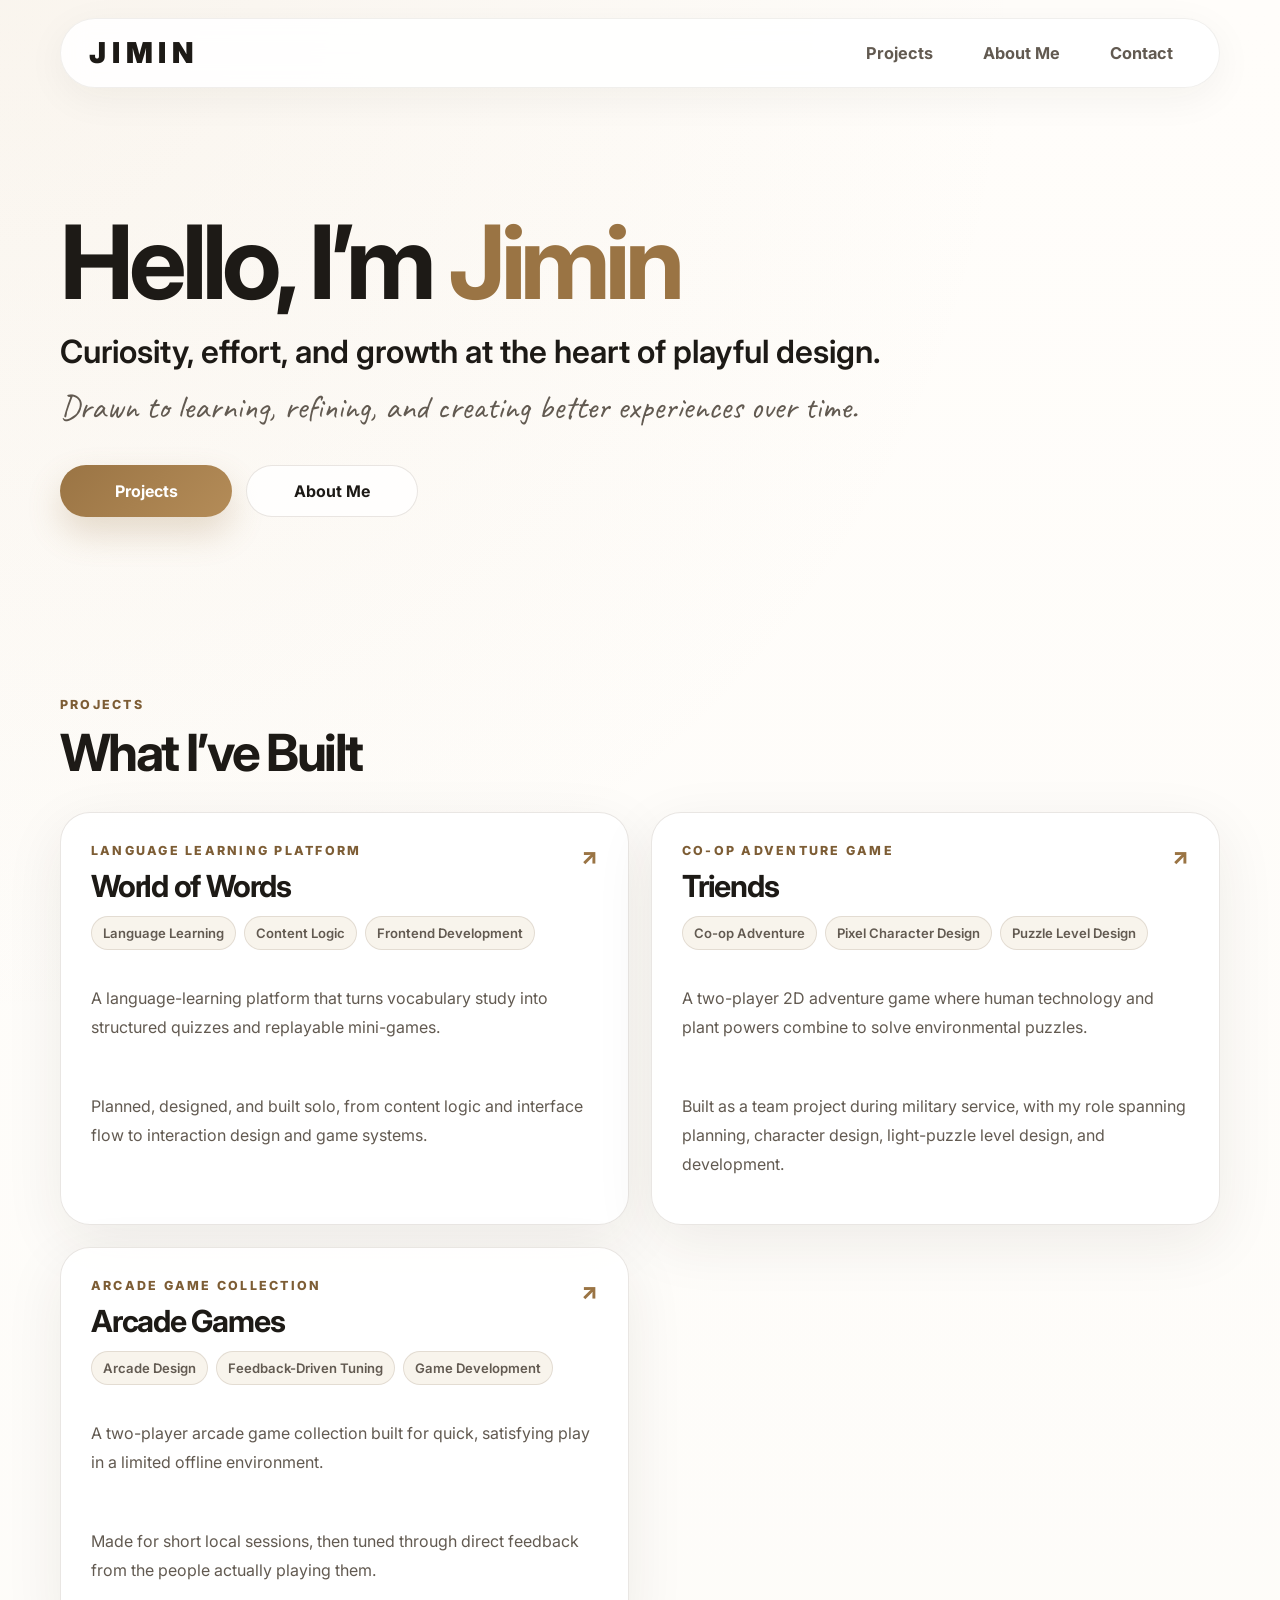
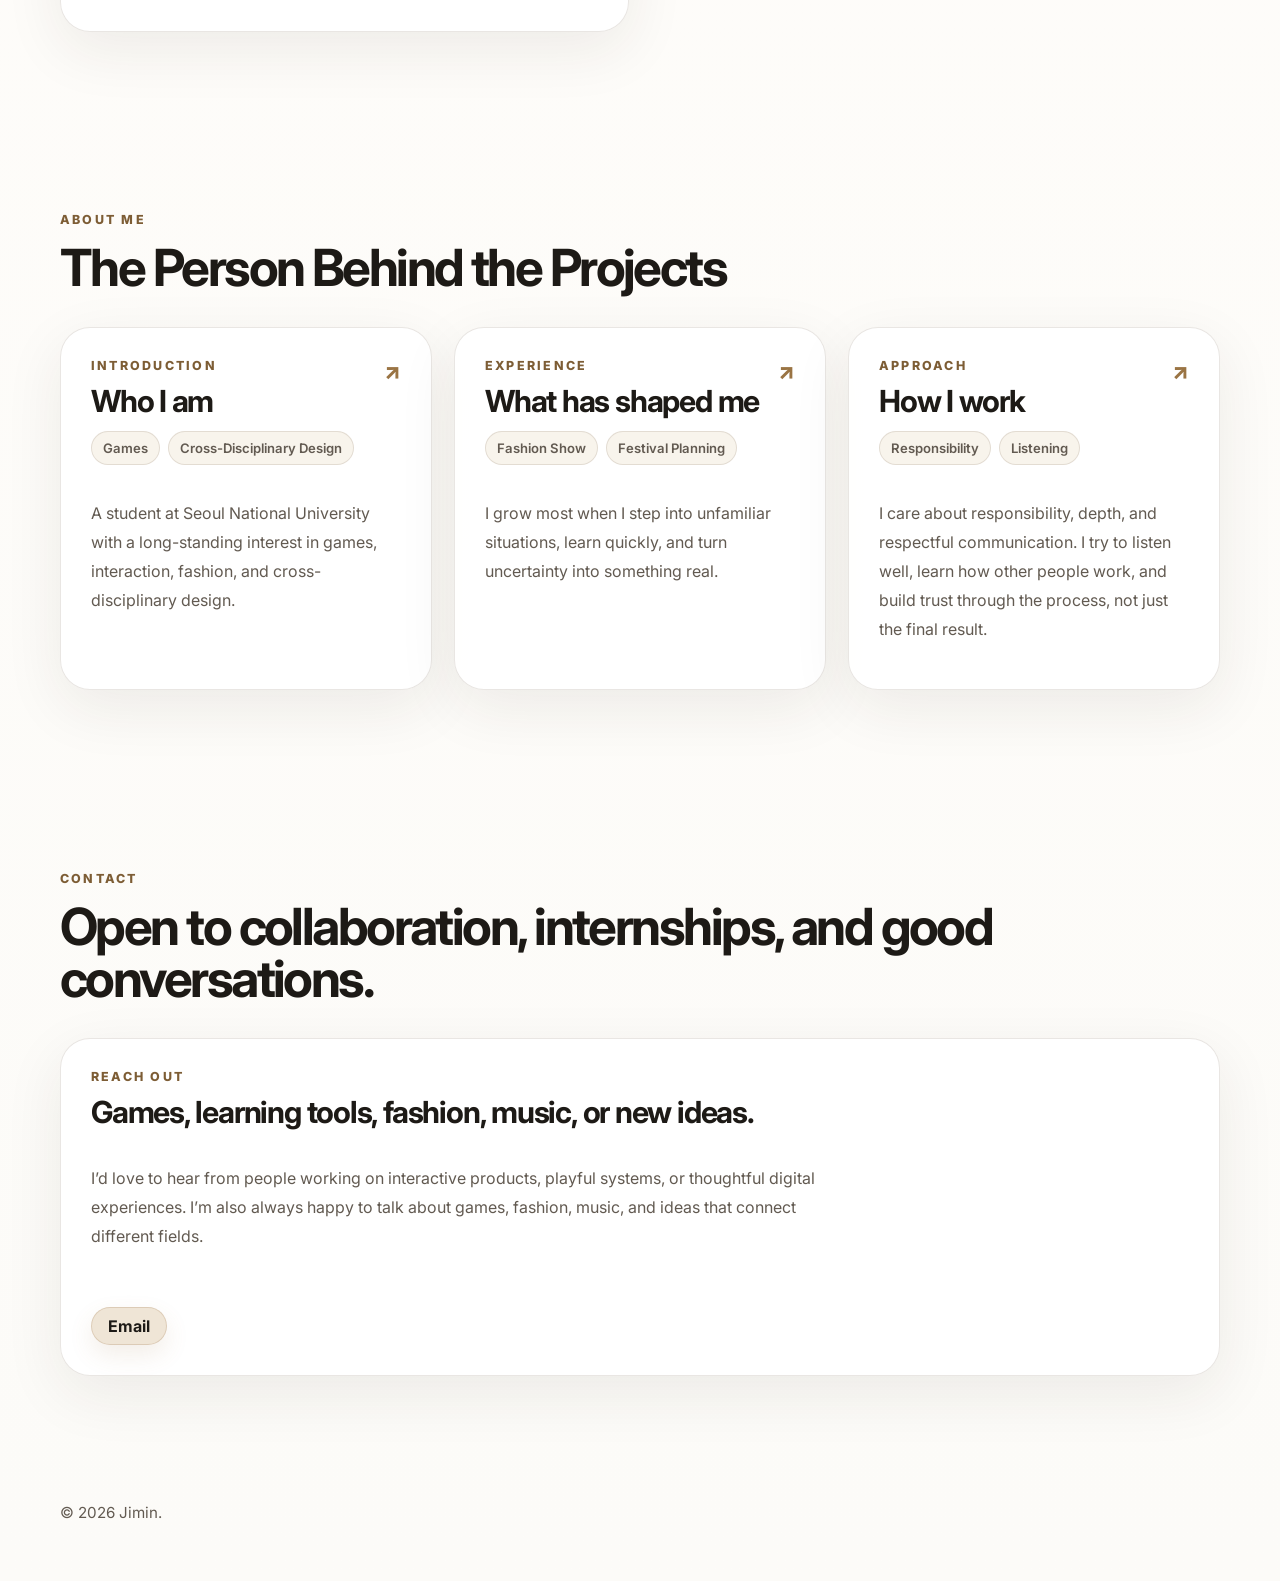
<file: index.html>
<!DOCTYPE html>
<html lang="en">
<head>
  <meta charset="UTF-8" />
  <meta name="viewport" content="width=device-width, initial-scale=1.0" />
  <title>Jimin — Portfolio</title>
  <meta
    name="description"
    content="Jimin's portfolio — interactive projects, arcade games, and thoughtful digital experiences."
  />
  <link rel="preconnect" href="https://fonts.googleapis.com">
  <link rel="preconnect" href="https://fonts.gstatic.com" crossorigin>
  <link href="https://fonts.googleapis.com/css2?family=Caveat:wght@500;700&family=Inter:wght@400;500;600;700;800;900&display=swap" rel="stylesheet">
  <link rel="stylesheet" href="style.css" />
</head>
<body data-page="home">
  <div class="page-shell">
    <header class="site-header">
      <a href="index.html" class="brand" aria-label="Go to home">
        <span class="brand-word">JIMIN</span>
      </a>

      <nav class="main-nav" aria-label="Primary navigation">
        <a href="#projects">Projects</a>
        <a href="#about">About Me</a>
        <a href="#contact">Contact</a>
      </nav>

      <button class="menu-toggle" type="button" aria-expanded="false" aria-label="Open menu">
        <span></span><span></span><span></span>
      </button>
    </header>

    <main>
      <section class="hero section reveal">
        <h1>Hello, I’m <span class="name-accent">Jimin</span></h1>
        <p class="hero-role">Curiosity, effort, and growth at the heart of playful design.</p>
        <p class="hero-script">Drawn to learning, refining, and creating better experiences <span class="no-break">over time</span>.</p>

        <div class="hero-actions">
          <a class="btn btn-primary" href="#projects">Projects</a>
          <a class="btn btn-secondary" href="about.html">About Me</a>
        </div>
      </section>

      <section id="projects" class="section reveal">
        <div class="section-head compact-head">
          <div>
            <p class="section-label">PROJECTS</p>
            <h2>What I’ve Built</h2>
          </div>
        </div>

        <div id="projects-grid" class="projects-grid" aria-live="polite"></div>
      </section>

      <section id="about" class="section reveal">
        <div class="section-head compact-head">
          <div>
            <p class="section-label">ABOUT ME</p>
            <h2>The Person Behind the Projects</h2>
          </div>
        </div>

        <div id="about-preview" class="about-preview" aria-live="polite"></div>

      </section>

      <section id="contact" class="section contact-section reveal">
        <div class="section-head compact-head">
          <div>
            <p class="section-label">CONTACT</p>
            <h2>Open to collaboration, internships, and good conversations.</h2>
          </div>
        </div>

        <div class="contact-grid">
          <article class="project-card contact-panel contact-single-card">
            <div class="card-top">
              <div class="card-heading">
                <span class="card-label">REACH OUT</span>
                <h3>Games, learning tools, fashion, music, or new ideas.</h3>
              </div>
            </div>
            <p class="project-copy">
              I’d love to hear from people working on interactive products, playful systems, or thoughtful digital experiences. I’m also always happy to talk about games, fashion, music, and ideas that connect different fields.
            </p>
            <div class="contact-links">
              <a class="contact-chip" href="mailto:vejimil@snu.ac.kr" aria-label="Email Jimin">Email</a>
            </div>
          </article>
        </div>
      </section>
    </main>

    <footer class="site-footer">
      <p>© <span id="year"></span> Jimin.</p>
    </footer>
  </div>

  <script src="script.js"></script>
</body>
</html>
</file>
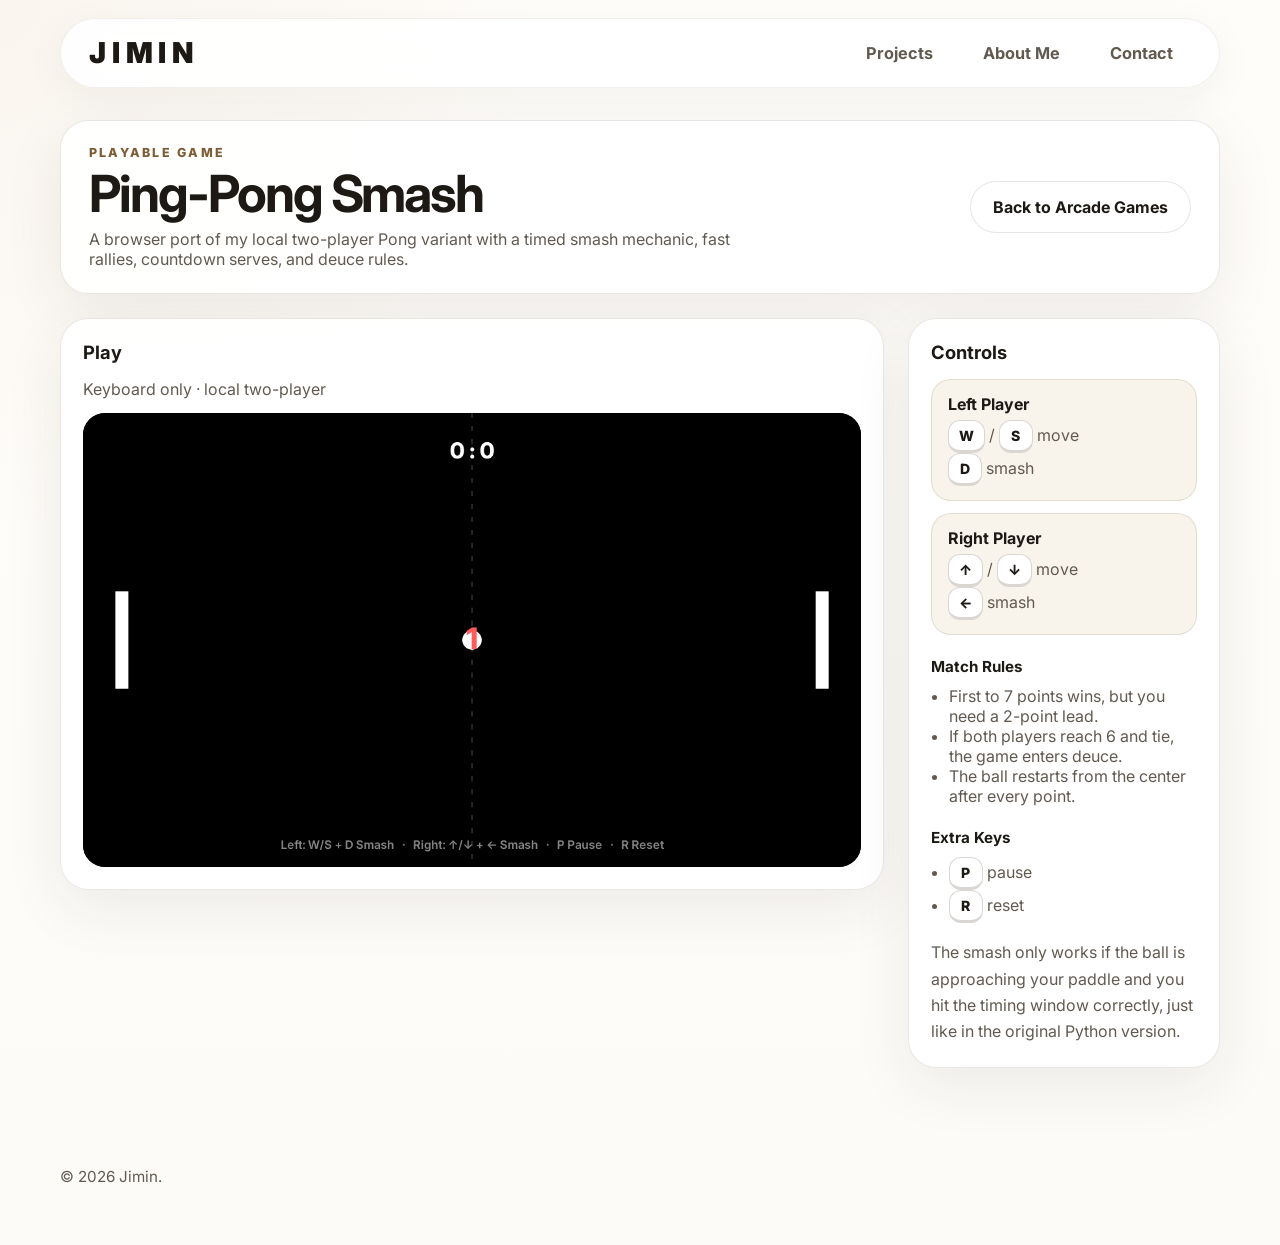
<file: ping-pong-smash.html>
<!DOCTYPE html>
<html lang="en">
<head>
  <meta charset="UTF-8" />
  <meta name="viewport" content="width=device-width, initial-scale=1.0" />
  <title>Ping-Pong Smash — Jimin</title>
  <meta name="description" content="Play Ping-Pong Smash in the browser." />
  <link rel="preconnect" href="https://fonts.googleapis.com">
  <link rel="preconnect" href="https://fonts.gstatic.com" crossorigin>
  <link href="https://fonts.googleapis.com/css2?family=Caveat:wght@500;700&family=Inter:wght@400;500;600;700;800;900&display=swap" rel="stylesheet">
  <link rel="stylesheet" href="style.css" />
</head>
<body>
  <div class="page-shell">
    <header class="site-header">
      <a href="index.html" class="brand" aria-label="Go to home">
        <span class="brand-word">JIMIN</span>
      </a>

      <nav class="main-nav" aria-label="Primary navigation">
        <a href="index.html#projects">Projects</a>
        <a href="about.html">About Me</a>
        <a href="index.html#contact">Contact</a>
      </nav>

      <button class="menu-toggle" type="button" aria-expanded="false" aria-label="Open menu">
        <span></span><span></span><span></span>
      </button>
    </header>

    <main class="game-page">
      <div class="game-page-shell">
        <section class="game-topbar">
          <div>
            <span class="game-kicker">Playable Game</span>
            <h1>Ping-Pong Smash</h1>
            <p>A browser port of my local two-player Pong variant with a timed smash mechanic, fast rallies, countdown serves, and deuce rules.</p>
          </div>
          <div class="game-actions">
            <a class="btn btn-secondary" href="arcade-games.html">Back to Arcade Games</a>
          </div>
        </section>

        <div class="game-layout">
          <section class="game-canvas-card">
            <h2>Play</h2>
            <p class="game-subtitle">Keyboard only · local two-player</p>
            <div class="game-canvas-wrap">
              <canvas id="pong-canvas" class="game-canvas" width="1200" height="700" aria-label="Ping-Pong Smash game canvas"></canvas>
            </div>
          </section>

          <aside class="game-info-card">
            <h2>Controls</h2>
            <div class="control-grid">
              <div class="control-card">
                <strong>Left Player</strong>
                <p><span class="inline-key">W</span> / <span class="inline-key">S</span> move</p>
                <p><span class="inline-key">D</span> smash</p>
              </div>
              <div class="control-card">
                <strong>Right Player</strong>
                <p><span class="inline-key">↑</span> / <span class="inline-key">↓</span> move</p>
                <p><span class="inline-key">←</span> smash</p>
              </div>
            </div>

            <h3>Match Rules</h3>
            <ul>
              <li>First to 7 points wins, but you need a 2-point lead.</li>
              <li>If both players reach 6 and tie, the game enters deuce.</li>
              <li>The ball restarts from the center after every point.</li>
            </ul>

            <h3>Extra Keys</h3>
            <ul>
              <li><span class="inline-key">P</span> pause</li>
              <li><span class="inline-key">R</span> reset</li>
            </ul>

            <p class="game-note">The smash only works if the ball is approaching your paddle and you hit the timing window correctly, just like in the original Python version.</p>
          </aside>
        </div>
      </div>
    </main>

    <footer class="site-footer">
      <p>© <span id="year"></span> Jimin.</p>
    </footer>
  </div>

  <script src="ping-pong-smash.js"></script>
</body>
</html>
</file>
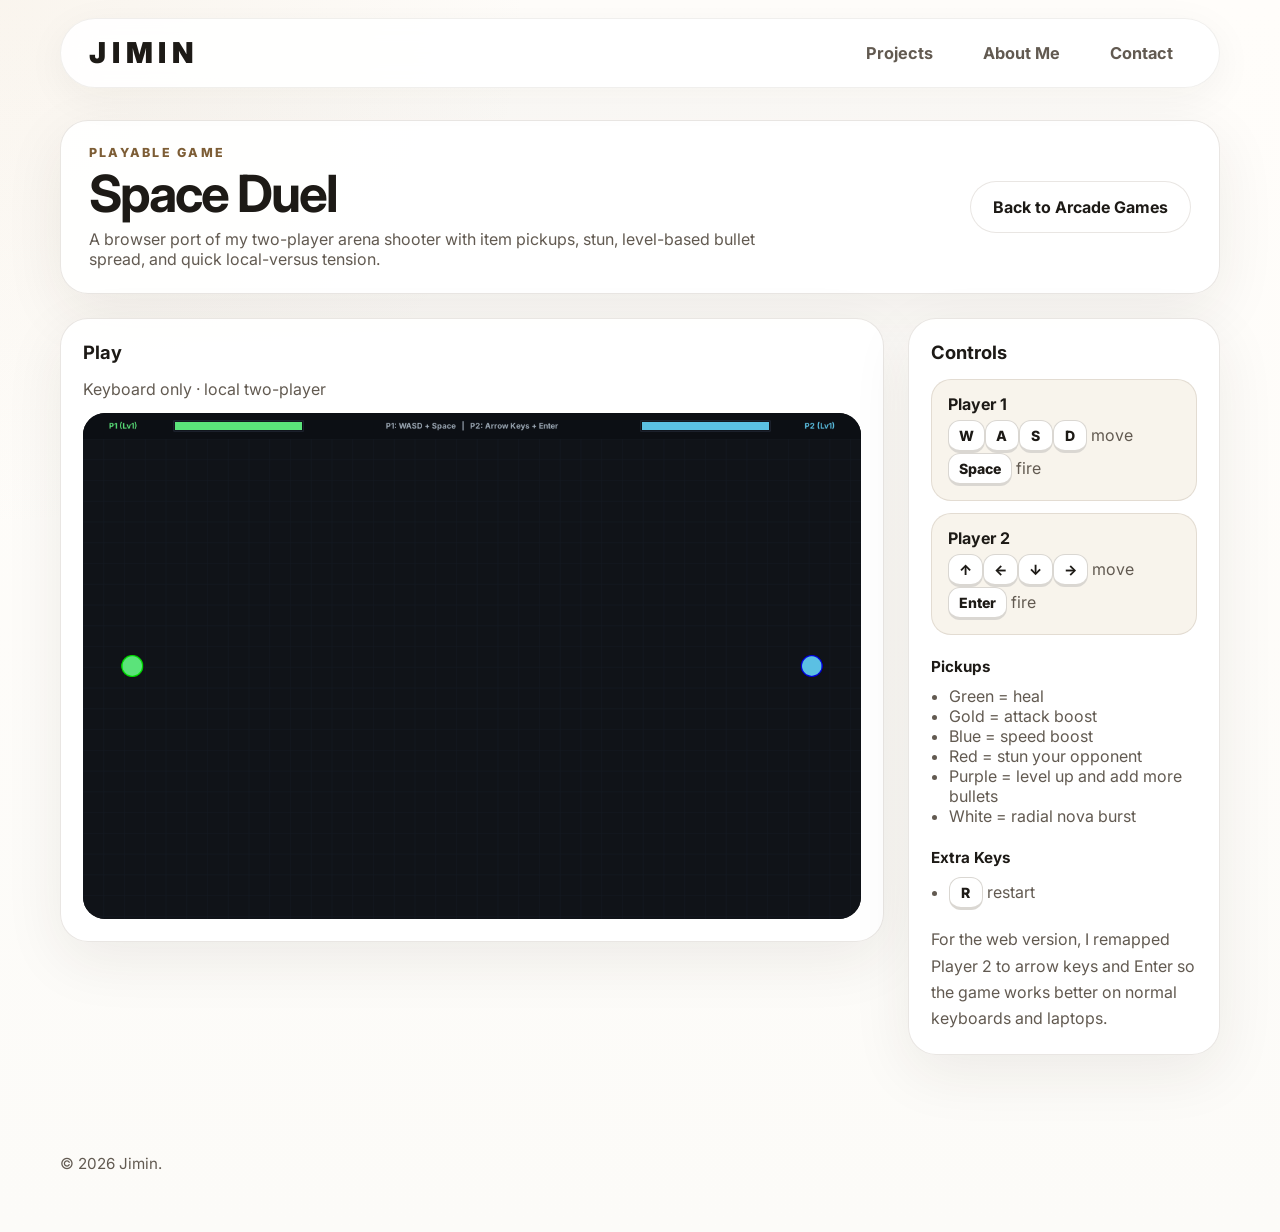
<file: space-duel.html>
<!DOCTYPE html>
<html lang="en">
<head>
  <meta charset="UTF-8" />
  <meta name="viewport" content="width=device-width, initial-scale=1.0" />
  <title>Space Duel — Jimin</title>
  <meta name="description" content="Play Space Duel in the browser." />
  <link rel="preconnect" href="https://fonts.googleapis.com">
  <link rel="preconnect" href="https://fonts.gstatic.com" crossorigin>
  <link href="https://fonts.googleapis.com/css2?family=Caveat:wght@500;700&family=Inter:wght@400;500;600;700;800;900&display=swap" rel="stylesheet">
  <link rel="stylesheet" href="style.css" />
</head>
<body>
  <div class="page-shell">
    <header class="site-header">
      <a href="index.html" class="brand" aria-label="Go to home">
        <span class="brand-word">JIMIN</span>
      </a>

      <nav class="main-nav" aria-label="Primary navigation">
        <a href="index.html#projects">Projects</a>
        <a href="about.html">About Me</a>
        <a href="index.html#contact">Contact</a>
      </nav>

      <button class="menu-toggle" type="button" aria-expanded="false" aria-label="Open menu">
        <span></span><span></span><span></span>
      </button>
    </header>

    <main class="game-page">
      <div class="game-page-shell">
        <section class="game-topbar">
          <div>
            <span class="game-kicker">Playable Game</span>
            <h1>Space Duel</h1>
            <p>A browser port of my two-player arena shooter with item pickups, stun, level-based bullet spread, and quick local-versus tension.</p>
          </div>
          <div class="game-actions">
            <a class="btn btn-secondary" href="arcade-games.html">Back to Arcade Games</a>
          </div>
        </section>

        <div class="game-layout">
          <section class="game-canvas-card">
            <h2>Play</h2>
            <p class="game-subtitle">Keyboard only · local two-player</p>
            <div class="game-canvas-wrap">
              <canvas id="space-canvas" class="game-canvas" width="1200" height="780" aria-label="Space Duel game canvas"></canvas>
            </div>
          </section>

          <aside class="game-info-card">
            <h2>Controls</h2>
            <div class="control-grid">
              <div class="control-card">
                <strong>Player 1</strong>
                <p><span class="inline-key">W</span><span class="inline-key">A</span><span class="inline-key">S</span><span class="inline-key">D</span> move</p>
                <p><span class="inline-key">Space</span> fire</p>
              </div>
              <div class="control-card">
                <strong>Player 2</strong>
                <p><span class="inline-key">↑</span><span class="inline-key">←</span><span class="inline-key">↓</span><span class="inline-key">→</span> move</p>
                <p><span class="inline-key">Enter</span> fire</p>
              </div>
            </div>

            <h3>Pickups</h3>
            <ul>
              <li>Green = heal</li>
              <li>Gold = attack boost</li>
              <li>Blue = speed boost</li>
              <li>Red = stun your opponent</li>
              <li>Purple = level up and add more bullets</li>
              <li>White = radial nova burst</li>
            </ul>

            <h3>Extra Keys</h3>
            <ul>
              <li><span class="inline-key">R</span> restart</li>
            </ul>

            <p class="game-note">For the web version, I remapped Player 2 to arrow keys and Enter so the game works better on normal keyboards and laptops.</p>
          </aside>
        </div>
      </div>
    </main>

    <footer class="site-footer">
      <p>© <span id="year"></span> Jimin.</p>
    </footer>
  </div>

  <script src="space-duel.js"></script>
</body>
</html>
</file>
<file: style.css>
:root {
  --bg: #fcfbf8;
  --panel: #ffffff;
  --panel-soft: #f8f4ec;
  --text: #1d1a16;
  --muted: #625a51;
  --line: rgba(72, 55, 31, 0.12);
  --line-strong: rgba(72, 55, 31, 0.2);
  --accent: #9a7444;
  --accent-deep: #7d5d35;
  --accent-soft: #e9dcc7;
  --shadow: 0 18px 60px rgba(48, 36, 20, 0.08);
  --radius-lg: 28px;
  --radius-md: 20px;
  --radius-sm: 14px;
  --max-width: 1160px;
}

* {
  box-sizing: border-box;
}

html {
  scroll-behavior: smooth;
}

body {
  margin: 0;
  font-family: "Inter", system-ui, -apple-system, BlinkMacSystemFont, "Segoe UI", sans-serif;
  background:
    radial-gradient(circle at top left, rgba(187, 150, 98, 0.08), transparent 30%),
    linear-gradient(180deg, #fffdfa 0%, var(--bg) 100%);
  color: var(--text);
}

body.menu-open {
  overflow: hidden;
}

img {
  max-width: 100%;
  display: block;
}

button,
a {
  -webkit-tap-highlight-color: transparent;
}

.page-shell {
  width: min(calc(100% - 32px), var(--max-width));
  margin: 0 auto;
}

.site-header {
  position: sticky;
  top: 14px;
  z-index: 30;
  display: flex;
  align-items: center;
  justify-content: space-between;
  gap: 24px;
  margin-top: 18px;
  padding: 12px 28px;
  border: 1px solid rgba(72, 55, 31, 0.08);
  border-radius: 999px;
  background: rgba(255, 255, 255, 0.88);
  backdrop-filter: blur(14px);
  box-shadow: 0 10px 40px rgba(40, 31, 20, 0.05);
}

.brand,
.main-nav a,
.contact-links a,
.btn,
.project-card,
.text-link {
  text-decoration: none;
}

.brand {
  position: relative;
  display: inline-flex;
  align-items: center;
  color: var(--text);
}

.brand-word {
  position: relative;
  display: inline-block;
  font-size: clamp(1.42rem, 2.25vw, 1.92rem);
  font-weight: 900;
  letter-spacing: 0.2em;
  line-height: 1;
}


.main-nav {
  display: flex;
  gap: 14px;
}

.main-nav a {
  padding: 12px 18px;
  border-radius: 999px;
  color: var(--muted);
  font-size: 1.02rem;
  font-weight: 700;
  transition: color 0.2s ease, background 0.2s ease, transform 0.2s ease;
}

.main-nav a:hover,
.main-nav a:focus-visible,
.contact-links a:hover,
.contact-links a:focus-visible,
.text-link:hover,
.text-link:focus-visible {
  color: var(--accent-deep);
}

.main-nav a:hover,
.main-nav a:focus-visible {
  background: rgba(233, 220, 199, 0.45);
  transform: translateY(-1px);
}

.menu-toggle {
  display: none;
  border: 0;
  background: transparent;
  padding: 0;
  cursor: pointer;
}

.menu-toggle span {
  display: block;
  width: 24px;
  height: 2px;
  background: var(--text);
  margin: 5px 0;
  border-radius: 999px;
}

.section {
  padding: 84px 0;
}

.hero {
  padding-top: 108px;
}

.section-label,
.detail-kicker,
.card-label,
.preview-label,
.section-chip {
  color: var(--accent-deep);
  font-size: 0.78rem;
  font-weight: 800;
  letter-spacing: 0.18em;
  text-transform: uppercase;
}

.hero h1,
.section h2,
.detail-hero h1 {
  margin: 14px 0 0;
  line-height: 1.02;
  letter-spacing: -0.05em;
}

.hero h1,
.detail-hero h1 {
  max-width: 980px;
  font-size: clamp(3.8rem, 8vw, 7rem);
}

.name-accent {
  color: var(--accent);
}

.hero-role,
.detail-subtitle {
  margin: 18px 0 0;
  font-size: clamp(1.3rem, 2.7vw, 2rem);
  font-weight: 600;
  color: var(--text);
}

.hero-script {
  max-width: 840px;
  margin: 14px 0 0;
  color: var(--muted);
  font-family: "Caveat", cursive;
  font-size: clamp(1.5rem, 3vw, 2.1rem);
  line-height: 1.35;
}

.no-break {
  white-space: nowrap;
}

.hero-actions,
.section-actions,
.detail-actions {
  display: flex;
  flex-wrap: wrap;
  gap: 14px;
  margin-top: 34px;
}

.btn,
.project-card {
  transition: transform 0.18s ease, box-shadow 0.18s ease, border-color 0.18s ease, background 0.18s ease;
}

.btn {
  display: inline-flex;
  align-items: center;
  justify-content: center;
  min-width: 172px;
  padding: 15px 22px;
  border-radius: 999px;
  font-weight: 700;
}

.btn:hover,
.btn:focus-visible,
.project-card:hover,
.project-card:focus-visible {
  transform: translateY(-2px);
}

.btn-primary {
  color: #fff;
  background: linear-gradient(135deg, var(--accent) 0%, #b48c58 100%);
  box-shadow: 0 16px 34px rgba(154, 116, 68, 0.24);
}

.btn-secondary {
  color: var(--text);
  background: rgba(255, 255, 255, 0.8);
  border: 1px solid var(--line);
}

.section-head {
  display: grid;
  grid-template-columns: minmax(0, 1.1fr) minmax(280px, 0.9fr);
  gap: 28px;
  align-items: end;
  margin-bottom: 34px;
}

.compact-head {
  grid-template-columns: 1fr;
}

.about-head {
  margin-bottom: 24px;
}

.section h2 {
  font-size: clamp(2rem, 4vw, 3.4rem);
}

.section-summary,
.project-copy,
.project-caption,
.preview-copy,
.detail-summary,
.detail-block p,
.detail-block li,
.detail-intro,
.note-text {
  color: var(--muted);
  line-height: 1.8;
}

.projects-grid {
  display: grid;
  grid-template-columns: repeat(2, minmax(0, 1fr));
  gap: 22px;
}

.project-card {
  display: flex;
  flex-direction: column;
  gap: 18px;
  min-width: 0;
  overflow: hidden;
  padding: 30px;
  border: 1px solid var(--line);
  border-radius: 30px;
  background: rgba(255, 255, 255, 0.9);
  color: inherit;
  box-shadow: var(--shadow);
}

.project-card:hover,
.project-card:focus-visible {
  border-color: rgba(154, 116, 68, 0.32);
  box-shadow: 0 20px 46px rgba(48, 36, 20, 0.1);
}

.about-card {
  min-height: 100%;
}

.card-top,
.preview-card-top {
  position: relative;
  display: block;
  padding-right: 34px;
}

.card-heading {
  display: grid;
  min-width: 0;
  gap: 10px;
}

.project-card h3,
.preview-card h3,
.detail-block h2,
.detail-block h3,
.info-panel h3,
.empty-state h2 {
  margin: 0;
}

.project-card h3,
.preview-card h3 {
  font-size: 1.9rem;
  letter-spacing: -0.04em;
}

.card-arrow {
  position: absolute;
  top: 2px;
  right: 0;
  flex-shrink: 0;
  color: var(--accent);
  font-size: 1.4rem;
  font-weight: 800;
  line-height: 1;
}

.project-meta,
.project-tags,
.preview-points,
.detail-tags,
.link-row {
  display: flex;
  flex-wrap: wrap;
  gap: 10px;
}

.project-meta-inline {
  margin-top: 2px;
}

.project-card:not(.about-card) .project-meta-inline {
  flex-wrap: wrap;
  gap: 8px;
}

.project-card:not(.about-card) .project-meta-inline span {
  max-width: 100%;
  white-space: nowrap;
  padding-inline: 11px;
  font-size: 0.82rem;
}

.about-card .project-meta-inline {
  margin-top: 2px;
  gap: 8px;
}

.about-card .project-meta-inline span {
  max-width: 100%;
  white-space: nowrap;
  padding-inline: 11px;
  font-size: 0.82rem;
}

.project-meta span,
.project-tags span,
.detail-tags span,
.section-chip {
  display: inline-flex;
  align-items: center;
  min-height: 34px;
  padding: 8px 14px;
  border-radius: 999px;
  border: 1px solid var(--line);
  background: var(--panel-soft);
  font-size: 0.92rem;
  font-weight: 600;
  color: var(--muted);
}

.about-preview {
  display: grid;
  grid-template-columns: repeat(3, minmax(0, 1fr));
  gap: 22px;
}

.preview-card,
.detail-block,
.info-panel,
.empty-state,
.contact-card {
  border: 1px solid var(--line);
  border-radius: 26px;
  background: rgba(255, 255, 255, 0.9);
  box-shadow: var(--shadow);
}

.preview-card {
  padding: 26px;
}

.preview-card h3 {
  margin-top: 10px;
  font-size: 1.3rem;
  letter-spacing: -0.03em;
}

.preview-points {
  margin-top: 18px;
}

.contact-section {
  padding-bottom: 112px;
}

.contact-grid {
  display: grid;
  grid-template-columns: 1fr;
  gap: 22px;
}

.contact-panel {
  min-height: 100%;
  padding: 30px;
}

.contact-panel h3 {
  color: var(--text);
}

.contact-single-card .project-copy,
.contact-single-card .project-caption {
  max-width: 760px;
}

.contact-section .section-label {
  color: var(--accent-deep);
}

.contact-meta-row {
  margin-top: 2px;
}

.contact-card {
  padding: 30px;
}

.contact-card p {
  margin: 0;
}

.contact-links {
  display: flex;
  flex-wrap: wrap;
  gap: 12px;
  margin-top: 22px;
}

.contact-links a,
.text-link {
  font-weight: 700;
  color: var(--text);
}

.contact-chip {
  display: inline-flex;
  align-items: center;
  justify-content: center;
  min-height: 34px;
  padding: 8px 16px;
  border-radius: 999px;
  border: 1px solid rgba(154, 116, 68, 0.22);
  background: rgba(233, 220, 199, 0.72);
  color: var(--accent-deep);
  box-shadow: 0 10px 24px rgba(154, 116, 68, 0.12);
  transition: transform 0.18s ease, border-color 0.18s ease, background 0.18s ease, color 0.18s ease, box-shadow 0.18s ease;
}

.contact-chip:hover,
.contact-chip:focus-visible {
  transform: translateY(-1px);
  border-color: rgba(154, 116, 68, 0.34);
  background: rgba(233, 220, 199, 0.9);
  color: var(--accent-deep);
  box-shadow: 0 14px 28px rgba(154, 116, 68, 0.18);
}

.site-footer {
  padding: 0 0 44px;
  color: var(--muted);
  font-size: 0.95rem;
}

.detail-page-root {
  padding: 54px 0 112px;
}

.back-link {
  display: inline-flex;
  align-items: center;
  gap: 8px;
  color: var(--muted);
  font-weight: 700;
  text-decoration: none;
}

.detail-page {
  display: grid;
  gap: 30px;
}

.detail-hero {
  display: grid;
  gap: 16px;
  padding-top: 18px;
}

.detail-summary {
  max-width: 860px;
  margin: 0;
  font-size: 1.05rem;
}

.detail-layout {
  display: grid;
  grid-template-columns: minmax(0, 1.2fr) minmax(280px, 0.8fr);
  gap: 24px;
  align-items: start;
}

.detail-content {
  display: grid;
  gap: 20px;
}

.detail-block,
.info-panel,
.empty-state {
  padding: 28px;
}

.detail-block h2,
.info-panel h3,
.empty-state h2 {
  font-size: 1.45rem;
  letter-spacing: -0.03em;
  margin-bottom: 14px;
}

.detail-block ul,
.info-panel ul {
  margin: 0;
  padding-left: 20px;
}

.detail-block li,
.info-panel li {
  margin-top: 10px;
}

.info-stack {
  display: grid;
  gap: 18px;
}

.link-row a {
  display: inline-flex;
  align-items: center;
  justify-content: center;
  min-height: 42px;
  padding: 10px 16px;
  border-radius: 999px;
  background: var(--panel-soft);
  border: 1px solid var(--line);
  color: var(--text);
  font-weight: 700;
  text-decoration: none;
}

.link-row a:hover,
.link-row a:focus-visible {
  border-color: rgba(154, 116, 68, 0.32);
  color: var(--accent-deep);
}

.media-grid {
  display: grid;
  grid-template-columns: repeat(2, minmax(0, 1fr));
  gap: 18px;
}

.media-card {
  margin: 0;
  overflow: hidden;
  border: 1px solid var(--line);
  border-radius: 22px;
  background: rgba(255, 255, 255, 0.95);
}

.media-card img {
  display: block;
  width: 100%;
  aspect-ratio: 16 / 9;
  object-fit: cover;
}

.media-card.is-portrait img {
  aspect-ratio: auto;
  height: auto;
  object-fit: cover;
  background: transparent;
}

.media-copy {
  padding: 16px 18px 18px;
}

.media-copy h4 {
  margin: 0;
  font-size: 1.02rem;
  letter-spacing: -0.02em;
}

.media-copy p {
  margin: 8px 0 0;
  color: var(--muted);
  line-height: 1.7;
}

.reveal {
  opacity: 0;
  transform: translateY(24px);
  transition: opacity 0.6s ease, transform 0.6s ease;
}

.reveal.is-visible {
  opacity: 1;
  transform: translateY(0);
}

@media (max-width: 900px) {
  .section-head,
  .detail-layout,
  .about-preview,
  .projects-grid,
  .media-grid,
  .contact-grid {
    grid-template-columns: 1fr;
  }
}

@media (max-width: 1180px) {
  .project-card:not(.about-card) .card-heading {
    gap: 8px;
  }

  .project-card:not(.about-card) .project-meta-inline span,
  .about-card .project-meta-inline span {
    padding-inline: 10px;
    font-size: 0.78rem;
  }
}

@media (max-width: 760px) {
  .page-shell {
    width: min(calc(100% - 20px), var(--max-width));
  }

  .site-header {
    padding: 15px 20px;
    gap: 12px;
  }

  .menu-toggle {
    display: inline-block;
  }

  .main-nav {
    position: absolute;
    left: 0;
    right: 0;
    top: calc(100% + 10px);
    display: none;
    flex-direction: column;
    gap: 6px;
    padding: 14px;
    border-radius: 22px;
    border: 1px solid var(--line);
    background: rgba(255, 255, 255, 0.98);
    box-shadow: var(--shadow);
  }

  .main-nav.is-open {
    display: flex;
  }

  .main-nav a {
    width: 100%;
    padding: 12px 14px;
  }

  .section {
    padding: 64px 0;
  }

  .hero {
    padding-top: 82px;
  }

  .project-card,
  .preview-card,
  .detail-block,
  .info-panel,
  .empty-state,
  .contact-card {
    padding: 22px;
    border-radius: 22px;
  }

  .hero-actions,
  .section-actions,
  .detail-actions,
  .contact-links {
    flex-direction: column;
    align-items: stretch;
  }

  .btn {
    width: 100%;
  }

  .brand-word {
    letter-spacing: 0.16em;
  }

  .project-card:not(.about-card) .project-meta-inline {
    flex-wrap: wrap;
  }

  .about-card .project-meta-inline {
    flex-wrap: wrap;
  }
}


.section-media {
  margin: 18px 0 18px;
  overflow: hidden;
  border: 1px solid var(--line);
  border-radius: 20px;
  background: #0f0f0f;
}

.section-video {
  display: block;
  width: 100%;
  height: auto;
  object-fit: contain;
  background: #000;
}

.section-actions-inline {
  display: flex;
  flex-wrap: wrap;
  gap: 12px;
  margin-top: 20px;
}

.game-page {
  padding: 32px 0 84px;
}

.game-page-shell {
  display: grid;
  gap: 24px;
}

.game-topbar {
  display: flex;
  flex-wrap: wrap;
  align-items: center;
  justify-content: space-between;
  gap: 18px;
  padding: 24px 28px;
  border: 1px solid var(--line);
  border-radius: var(--radius-lg);
  background: rgba(255, 255, 255, 0.9);
  box-shadow: var(--shadow);
}

.game-kicker {
  display: block;
  margin-bottom: 8px;
  color: var(--accent-deep);
  font-size: 0.78rem;
  font-weight: 800;
  letter-spacing: 0.18em;
  text-transform: uppercase;
}

.game-topbar h1 {
  margin: 0;
  font-size: clamp(2.2rem, 4vw, 3.4rem);
  line-height: 1;
  letter-spacing: -0.04em;
}

.game-topbar p {
  max-width: 680px;
  margin: 10px 0 0;
  color: var(--muted);
}

.game-actions {
  display: flex;
  flex-wrap: wrap;
  gap: 12px;
}

.game-layout {
  display: grid;
  grid-template-columns: minmax(0, 1.45fr) minmax(280px, 0.55fr);
  gap: 24px;
  align-items: start;
}

.game-canvas-card,
.game-info-card {
  padding: 22px;
  border: 1px solid var(--line);
  border-radius: var(--radius-lg);
  background: rgba(255, 255, 255, 0.92);
  box-shadow: var(--shadow);
}

.game-canvas-wrap {
  overflow: hidden;
  border-radius: 22px;
  background: #08090c;
}

.game-canvas {
  display: block;
  width: 100%;
  height: auto;
  background: #08090c;
}

.game-subtitle {
  margin: 0 0 14px;
  color: var(--muted);
}

.game-info-card h2,
.game-canvas-card h2 {
  margin: 0 0 16px;
  font-size: 1.15rem;
}

.game-info-card h3 {
  margin: 22px 0 10px;
  font-size: 0.95rem;
}

.game-info-card p,
.game-info-card li,
.game-note {
  color: var(--muted);
}

.game-info-card ul {
  margin: 0;
  padding-left: 18px;
}

.control-grid {
  display: grid;
  gap: 12px;
}

.control-card {
  padding: 14px 16px;
  border: 1px solid var(--line);
  border-radius: var(--radius-md);
  background: var(--panel-soft);
}

.control-card strong {
  display: block;
  margin-bottom: 6px;
}

.control-card p {
  margin: 0;
}

.game-note {
  margin: 16px 0 0;
  line-height: 1.65;
}

.inline-key {
  display: inline-flex;
  align-items: center;
  justify-content: center;
  min-width: 34px;
  padding: 6px 10px;
  border: 1px solid var(--line-strong);
  border-bottom-width: 3px;
  border-radius: 12px;
  background: #fff;
  color: var(--text);
  font-size: 0.88rem;
  font-weight: 800;
}

@media (max-width: 980px) {
  .game-layout {
    grid-template-columns: 1fr;
  }
}

@media (max-width: 720px) {
  .game-topbar,
  .game-canvas-card,
  .game-info-card {
    padding: 18px;
    border-radius: 22px;
  }

  .game-actions {
    width: 100%;
  }

  .game-actions .btn {
    flex: 1 1 180px;
  }
}
</file>
